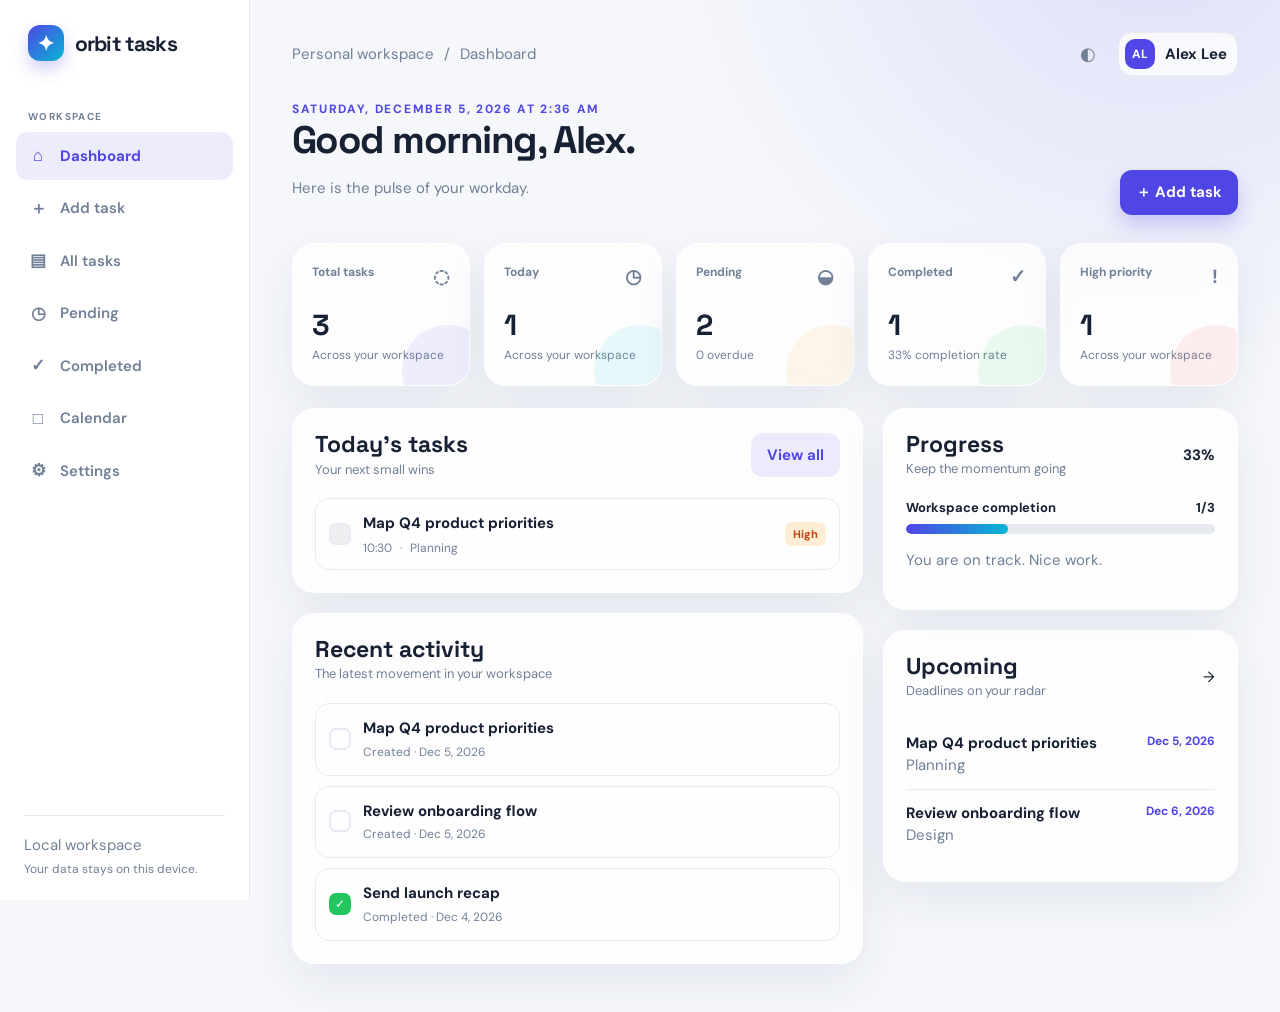
<file: index.html>
<!doctype html>
<html lang="en" data-page="dashboard">
<head>
  <meta charset="UTF-8" />
  <meta name="viewport" content="width=device-width, initial-scale=1.0" />
  <meta name="description" content="Orbit task management dashboard" />
  <title>Orbit Tasks | Dashboard</title>
  <link rel="preconnect" href="https://fonts.googleapis.com">
  <link rel="preconnect" href="https://fonts.gstatic.com" crossorigin>
  <link href="https://fonts.googleapis.com/css2?family=DM+Sans:wght@400;500;600;700&family=Space+Grotesk:wght@500;600;700&display=swap" rel="stylesheet">
  <link rel="stylesheet" href="assets/css/style.css" />
  <link rel="stylesheet" href="assets/css/navbar.css" />
  <link rel="stylesheet" href="assets/css/dashboard.css" />
  <link rel="stylesheet" href="assets/css/responsive.css" />
</head>
<body>
  <div id="app-shell"></div>
  <script src="assets/js/storage.js"></script>
  <script src="assets/js/filters.js"></script>
  <script src="assets/js/tasks.js"></script>
  <script src="assets/js/dashboard.js"></script>
  <script src="assets/js/calendar.js"></script>
  <script src="assets/js/app.js"></script>
</body>
</html>
</file>
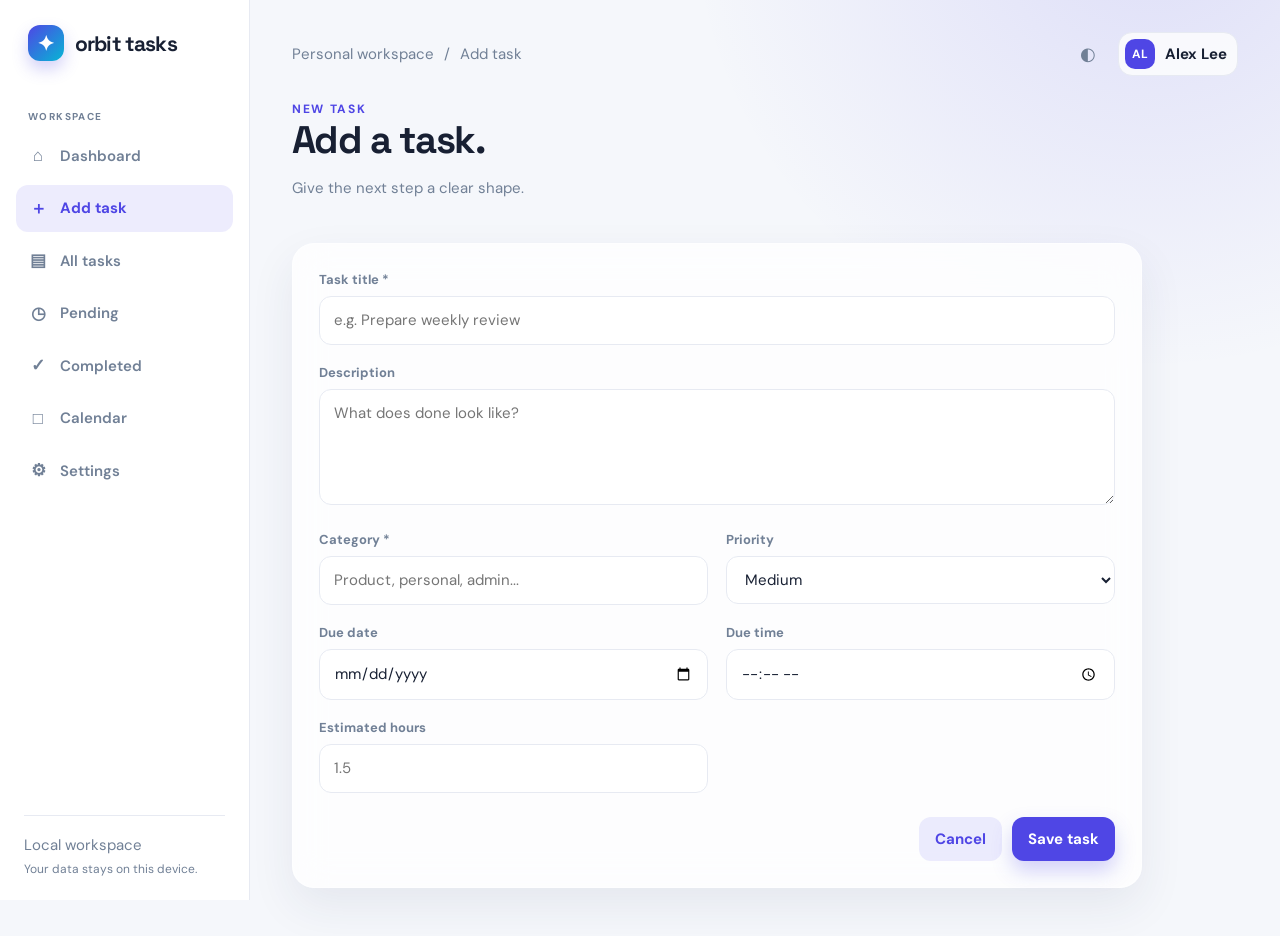
<file: pages/add-task.html>
<!doctype html>
<html lang="en" data-page="add-task">
<head>
  <meta charset="UTF-8" /><meta name="viewport" content="width=device-width, initial-scale=1.0" />
  <title>Orbit Tasks | Add task</title>
  <link rel="preconnect" href="https://fonts.googleapis.com"><link rel="preconnect" href="https://fonts.gstatic.com" crossorigin>
  <link href="https://fonts.googleapis.com/css2?family=DM+Sans:wght@400;500;600;700&family=Space+Grotesk:wght@500;600;700&display=swap" rel="stylesheet">
  <link rel="stylesheet" href="../assets/css/style.css" /><link rel="stylesheet" href="../assets/css/navbar.css" /><link rel="stylesheet" href="../assets/css/dashboard.css" /><link rel="stylesheet" href="../assets/css/responsive.css" />
</head>
<body><div id="app-shell"></div><script src="../assets/js/storage.js"></script><script src="../assets/js/filters.js"></script><script src="../assets/js/tasks.js"></script><script src="../assets/js/dashboard.js"></script><script src="../assets/js/calendar.js"></script><script src="../assets/js/app.js"></script></body>
</html>
</file>
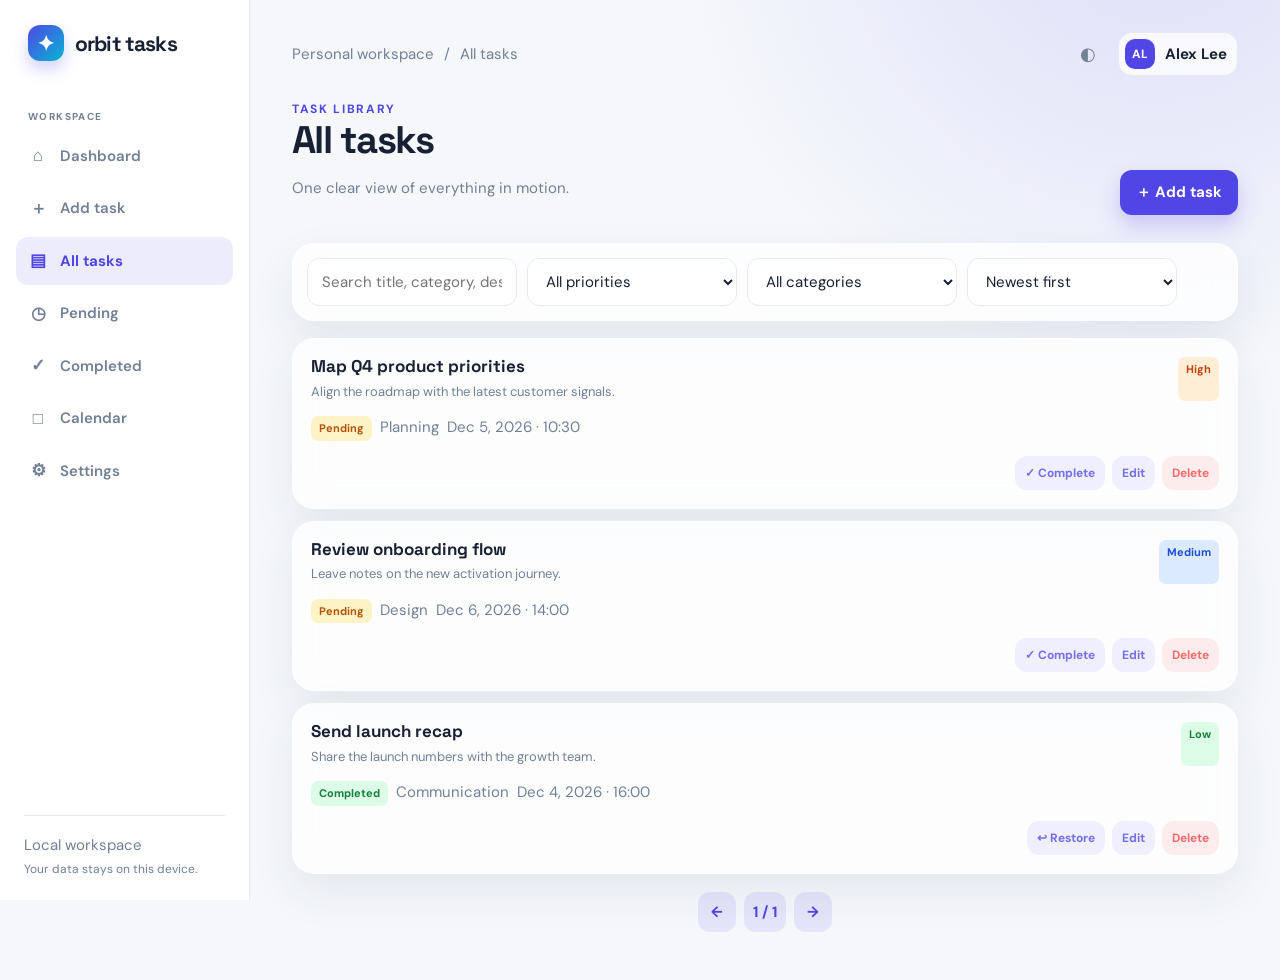
<file: pages/all-tasks.html>
<!doctype html>
<html lang="en" data-page="all-tasks">
<head>
  <meta charset="UTF-8" /><meta name="viewport" content="width=device-width, initial-scale=1.0" />
  <title>Orbit Tasks | All tasks</title>
  <link rel="preconnect" href="https://fonts.googleapis.com"><link rel="preconnect" href="https://fonts.gstatic.com" crossorigin>
  <link href="https://fonts.googleapis.com/css2?family=DM+Sans:wght@400;500;600;700&family=Space+Grotesk:wght@500;600;700&display=swap" rel="stylesheet">
  <link rel="stylesheet" href="../assets/css/style.css" /><link rel="stylesheet" href="../assets/css/navbar.css" /><link rel="stylesheet" href="../assets/css/dashboard.css" /><link rel="stylesheet" href="../assets/css/responsive.css" />
</head>
<body><div id="app-shell"></div><script src="../assets/js/storage.js"></script><script src="../assets/js/filters.js"></script><script src="../assets/js/tasks.js"></script><script src="../assets/js/dashboard.js"></script><script src="../assets/js/calendar.js"></script><script src="../assets/js/app.js"></script></body>
</html>
</file>
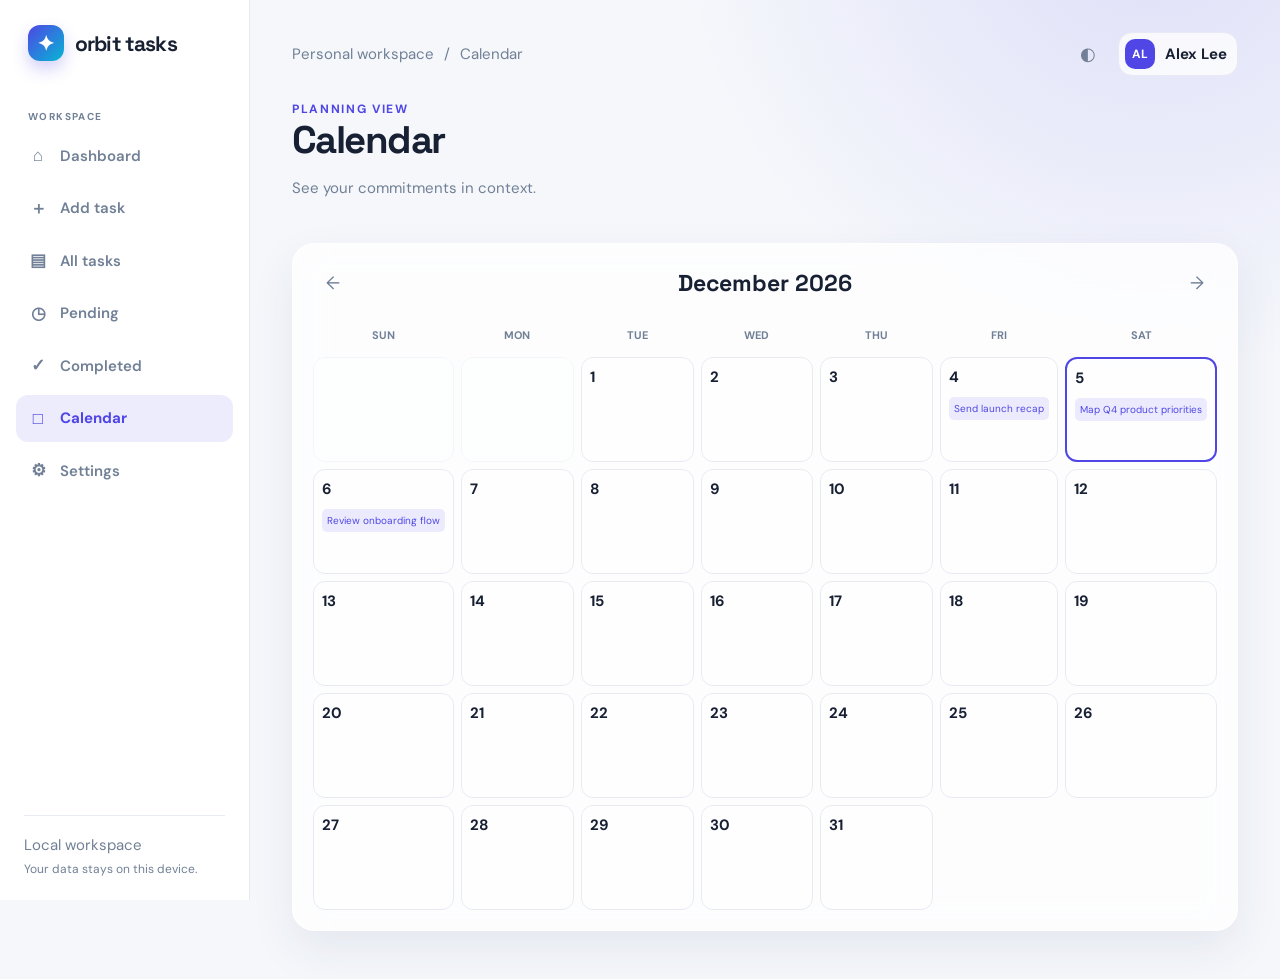
<file: pages/calendar.html>
<!doctype html>
<html lang="en" data-page="calendar">
<head>
  <meta charset="UTF-8" /><meta name="viewport" content="width=device-width, initial-scale=1.0" />
  <title>Orbit Tasks | Calendar</title>
  <link rel="preconnect" href="https://fonts.googleapis.com"><link rel="preconnect" href="https://fonts.gstatic.com" crossorigin>
  <link href="https://fonts.googleapis.com/css2?family=DM+Sans:wght@400;500;600;700&family=Space+Grotesk:wght@500;600;700&display=swap" rel="stylesheet">
  <link rel="stylesheet" href="../assets/css/style.css" /><link rel="stylesheet" href="../assets/css/navbar.css" /><link rel="stylesheet" href="../assets/css/dashboard.css" /><link rel="stylesheet" href="../assets/css/responsive.css" />
</head>
<body><div id="app-shell"></div><script src="../assets/js/storage.js"></script><script src="../assets/js/filters.js"></script><script src="../assets/js/tasks.js"></script><script src="../assets/js/dashboard.js"></script><script src="../assets/js/calendar.js"></script><script src="../assets/js/app.js"></script></body>
</html>
</file>
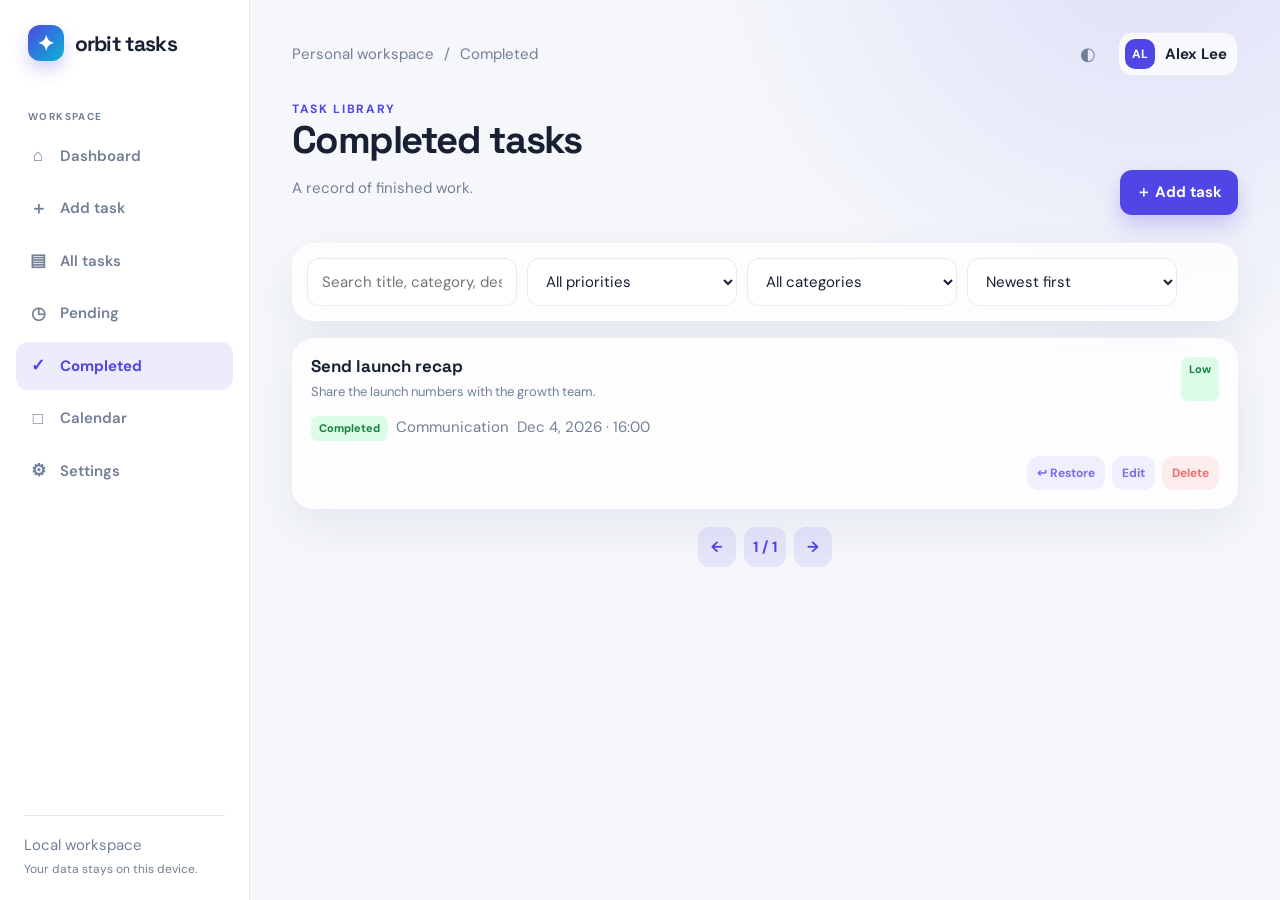
<file: pages/completed-tasks.html>
<!doctype html>
<html lang="en" data-page="completed-tasks">
<head>
  <meta charset="UTF-8" /><meta name="viewport" content="width=device-width, initial-scale=1.0" />
  <title>Orbit Tasks | Completed tasks</title>
  <link rel="preconnect" href="https://fonts.googleapis.com"><link rel="preconnect" href="https://fonts.gstatic.com" crossorigin>
  <link href="https://fonts.googleapis.com/css2?family=DM+Sans:wght@400;500;600;700&family=Space+Grotesk:wght@500;600;700&display=swap" rel="stylesheet">
  <link rel="stylesheet" href="../assets/css/style.css" /><link rel="stylesheet" href="../assets/css/navbar.css" /><link rel="stylesheet" href="../assets/css/dashboard.css" /><link rel="stylesheet" href="../assets/css/responsive.css" />
</head>
<body><div id="app-shell"></div><script src="../assets/js/storage.js"></script><script src="../assets/js/filters.js"></script><script src="../assets/js/tasks.js"></script><script src="../assets/js/dashboard.js"></script><script src="../assets/js/calendar.js"></script><script src="../assets/js/app.js"></script></body>
</html>
</file>
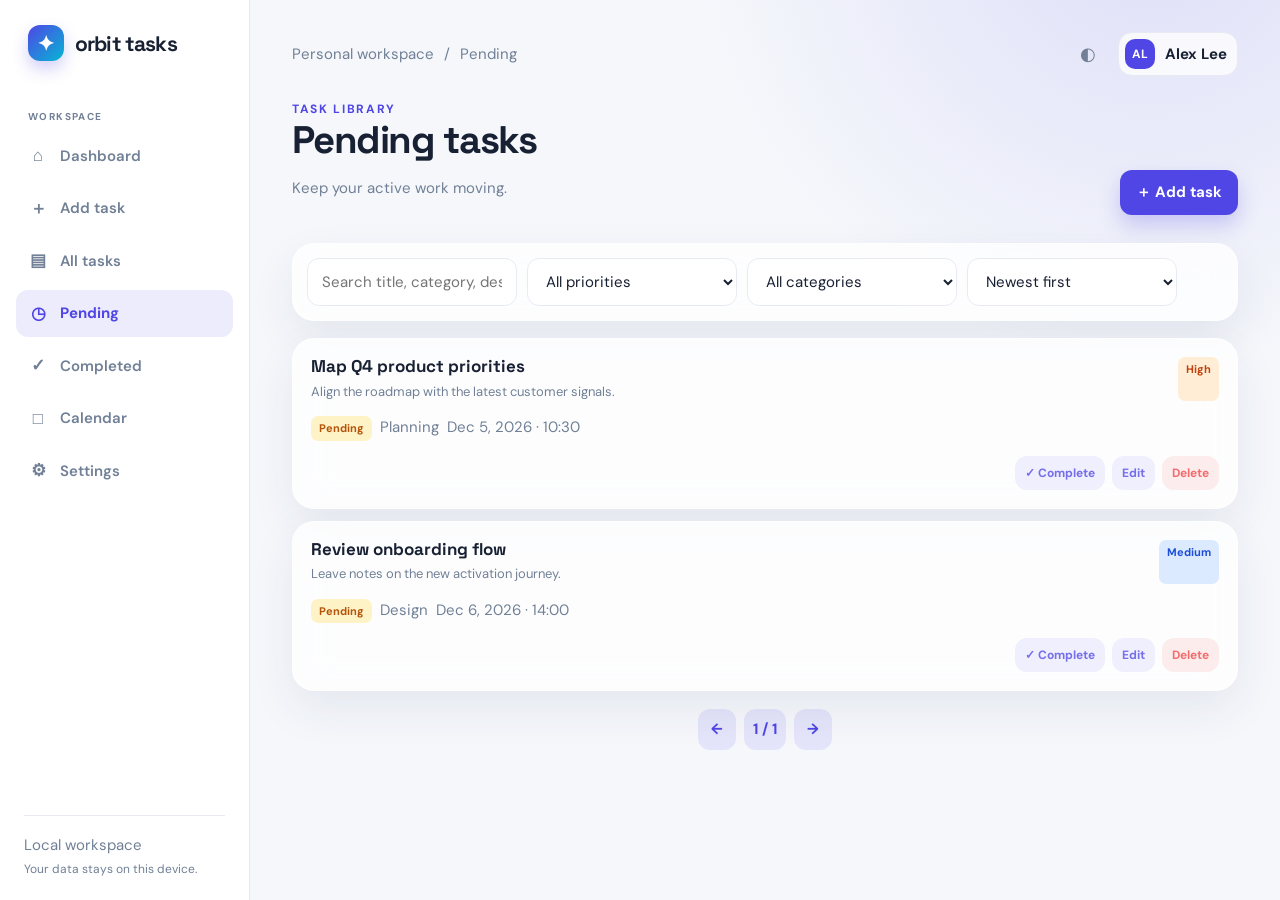
<file: pages/pending-tasks.html>
<!doctype html>
<html lang="en" data-page="pending-tasks">
<head>
  <meta charset="UTF-8" /><meta name="viewport" content="width=device-width, initial-scale=1.0" />
  <title>Orbit Tasks | Pending tasks</title>
  <link rel="preconnect" href="https://fonts.googleapis.com"><link rel="preconnect" href="https://fonts.gstatic.com" crossorigin>
  <link href="https://fonts.googleapis.com/css2?family=DM+Sans:wght@400;500;600;700&family=Space+Grotesk:wght@500;600;700&display=swap" rel="stylesheet">
  <link rel="stylesheet" href="../assets/css/style.css" /><link rel="stylesheet" href="../assets/css/navbar.css" /><link rel="stylesheet" href="../assets/css/dashboard.css" /><link rel="stylesheet" href="../assets/css/responsive.css" />
</head>
<body><div id="app-shell"></div><script src="../assets/js/storage.js"></script><script src="../assets/js/filters.js"></script><script src="../assets/js/tasks.js"></script><script src="../assets/js/dashboard.js"></script><script src="../assets/js/calendar.js"></script><script src="../assets/js/app.js"></script></body>
</html>
</file>
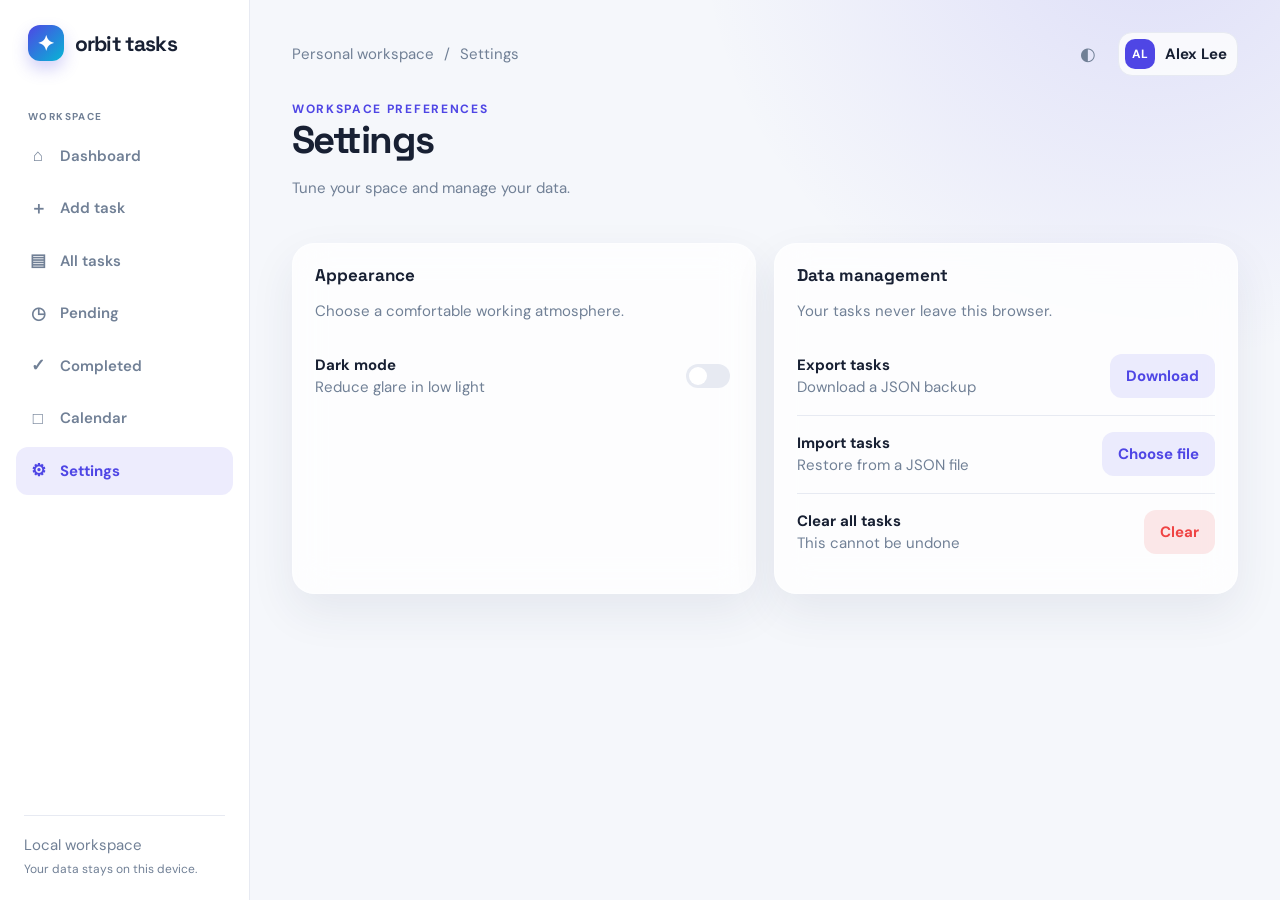
<file: pages/settings.html>
<!doctype html>
<html lang="en" data-page="settings">
<head>
  <meta charset="UTF-8" /><meta name="viewport" content="width=device-width, initial-scale=1.0" />
  <title>Orbit Tasks | Settings</title>
  <link rel="preconnect" href="https://fonts.googleapis.com"><link rel="preconnect" href="https://fonts.gstatic.com" crossorigin>
  <link href="https://fonts.googleapis.com/css2?family=DM+Sans:wght@400;500;600;700&family=Space+Grotesk:wght@500;600;700&display=swap" rel="stylesheet">
  <link rel="stylesheet" href="../assets/css/style.css" /><link rel="stylesheet" href="../assets/css/navbar.css" /><link rel="stylesheet" href="../assets/css/dashboard.css" /><link rel="stylesheet" href="../assets/css/responsive.css" />
</head>
<body><div id="app-shell"></div><script src="../assets/js/storage.js"></script><script src="../assets/js/filters.js"></script><script src="../assets/js/tasks.js"></script><script src="../assets/js/dashboard.js"></script><script src="../assets/js/calendar.js"></script><script src="../assets/js/app.js"></script></body>
</html>
</file>
<file: assets/css/style.css>
:root {
  --primary: #4f46e5; --primary-dark: #3730a3; --cyan: #06b6d4; --success: #22c55e;
  --warning: #f59e0b; --danger: #ef4444; --bg: #f5f7fb; --surface: rgba(255,255,255,.78);
  --surface-solid: #fff; --ink: #182033; --muted: #718096; --line: #e7eaf2;
  --shadow: 0 18px 45px rgba(40, 51, 84, .08); --radius: 22px;
}
[data-theme="dark"] { --bg: #111827; --surface: rgba(28, 39, 61, .86); --surface-solid: #1c273d; --ink: #eff3ff; --muted: #aab5ca; --line: #34415a; --shadow: 0 18px 45px rgba(0,0,0,.2); }
* { box-sizing: border-box; }
html { scroll-behavior: smooth; }
body { margin: 0; color: var(--ink); background: radial-gradient(circle at 90% -10%, rgba(79,70,229,.14), transparent 30%), var(--bg); font: 15px/1.5 'DM Sans', sans-serif; transition: background .25s, color .25s; }
button, input, select, textarea { font: inherit; }
button { cursor: pointer; border: 0; }
a { color: inherit; text-decoration: none; }
.app { min-height: 100vh; }
.main-content { margin-left: 250px; padding: 32px 42px 48px; }
.page-container { max-width: 1450px; margin: 0 auto; }
.page-heading { display: flex; justify-content: space-between; gap: 24px; align-items: end; margin: 8px 0 28px; }
.eyebrow { color: var(--primary); font-size: 12px; font-weight: 700; letter-spacing: .14em; text-transform: uppercase; }
h1,h2,h3 { font-family: 'Space Grotesk', sans-serif; line-height: 1.15; margin: 0; }
h1 { font-size: clamp(28px, 3vw, 42px); letter-spacing: -.04em; }
h2 { font-size: 23px; } h3 { font-size: 17px; }
.muted { color: var(--muted); }
.card, .glass { background: var(--surface); border: 1px solid rgba(255,255,255,.46); box-shadow: var(--shadow); backdrop-filter: blur(18px); border-radius: var(--radius); }
.btn { display: inline-flex; align-items: center; justify-content: center; gap: 8px; border-radius: 12px; padding: 11px 16px; font-weight: 700; transition: transform .2s, box-shadow .2s, background .2s; }
.btn:hover { transform: translateY(-2px); } .btn-primary { color: #fff; background: var(--primary); box-shadow: 0 10px 20px rgba(79,70,229,.25); } .btn-soft { background: rgba(79,70,229,.1); color: var(--primary); } .btn-danger { background: rgba(239,68,68,.12); color: var(--danger); }
.icon-btn { width: 40px; height: 40px; border-radius: 12px; background: transparent; color: var(--muted); font-size: 18px; } .icon-btn:hover { background: rgba(79,70,229,.1); color: var(--primary); }
.form-control { width: 100%; border: 1px solid var(--line); color: var(--ink); background: var(--surface-solid); padding: 12px 14px; border-radius: 12px; outline: none; transition: border .2s, box-shadow .2s; }
.form-control:focus { border-color: var(--primary); box-shadow: 0 0 0 4px rgba(79,70,229,.1); }
.form-label { display: block; margin-bottom: 7px; color: var(--muted); font-size: 13px; font-weight: 700; }
.toast-wrap { position: fixed; right: 24px; bottom: 24px; z-index: 20; display: grid; gap: 10px; }
.toast { min-width: 250px; padding: 14px 18px; color: #fff; background: #172033; border-radius: 14px; box-shadow: var(--shadow); animation: toast-in .3s ease both; }
.toast.success { border-left: 4px solid var(--success); } .toast.error { border-left: 4px solid var(--danger); }
.empty-state { text-align: center; padding: 60px 20px; color: var(--muted); } .empty-state .empty-icon { font-size: 42px; margin-bottom: 12px; }
@keyframes toast-in { from { opacity: 0; transform: translateY(12px); } to { opacity: 1; transform: translateY(0); } }
@keyframes rise { from { opacity: 0; transform: translateY(15px); } to { opacity: 1; transform: translateY(0); } }
.animate-in { animation: rise .5s ease both; }
</file>
<file: assets/css/navbar.css>
.sidebar { position: fixed; inset: 0 auto 0 0; width: 250px; z-index: 10; padding: 25px 16px; background: var(--surface-solid); border-right: 1px solid var(--line); }
.brand { display: flex; align-items: center; gap: 11px; padding: 0 12px 30px; font: 700 21px 'Space Grotesk', sans-serif; letter-spacing: -.04em; }
.brand-mark { display: grid; place-items: center; width: 36px; height: 36px; color: #fff; background: linear-gradient(135deg, var(--primary), var(--cyan)); border-radius: 12px; box-shadow: 0 8px 16px rgba(79,70,229,.25); }
.nav-label { padding: 18px 12px 8px; color: var(--muted); font-size: 10px; font-weight: 700; letter-spacing: .14em; text-transform: uppercase; }
.nav-links { display: grid; gap: 5px; } .nav-link { display: flex; align-items: center; gap: 12px; padding: 11px 12px; color: var(--muted); border-radius: 12px; font-weight: 600; transition: .2s; }
.nav-link:hover, .nav-link.active { color: var(--primary); background: rgba(79,70,229,.1); } .nav-link.active { font-weight: 700; }
.nav-icon { width: 20px; text-align: center; font-size: 17px; } .sidebar-footer { position: absolute; left: 24px; right: 24px; bottom: 22px; padding-top: 18px; border-top: 1px solid var(--line); }
.topbar { display: flex; justify-content: space-between; align-items: center; gap: 20px; margin-bottom: 24px; } .topbar-actions { display: flex; align-items: center; gap: 10px; }
.user-chip { display: flex; align-items: center; gap: 10px; padding: 6px 10px 6px 6px; background: var(--surface); border: 1px solid var(--line); border-radius: 14px; font-weight: 700; }
.avatar { display: grid; place-items: center; width: 30px; height: 30px; color: #fff; background: var(--primary); border-radius: 10px; font-size: 12px; }
.mobile-menu { display: none; }
</file>
<file: assets/css/dashboard.css>
.stats-grid { display: grid; grid-template-columns: repeat(5, 1fr); gap: 14px; margin-bottom: 22px; }
.stat-card { position: relative; overflow: hidden; padding: 19px; } .stat-card::after { content: ''; position: absolute; right: -25px; bottom: -32px; width: 92px; height: 92px; border-radius: 50%; background: var(--accent, rgba(79,70,229,.1)); opacity: .18; }
.stat-top { display: flex; justify-content: space-between; color: var(--muted); font-size: 12px; font-weight: 700; } .stat-icon { font-size: 19px; } .stat-value { display: block; margin-top: 15px; font: 700 29px 'Space Grotesk', sans-serif; } .stat-trend { margin-top: 3px; color: var(--muted); font-size: 12px; }
.dashboard-grid { display: grid; grid-template-columns: 1.45fr .9fr; gap: 20px; } .dashboard-column { display: grid; gap: 20px; align-content: start; }
.widget { padding: 22px; } .widget-heading { display: flex; justify-content: space-between; align-items: center; gap: 12px; margin-bottom: 18px; } .widget-heading .muted { font-size: 13px; }
.progress-track { height: 10px; overflow: hidden; background: rgba(113,128,150,.16); border-radius: 10px; } .progress-fill { height: 100%; background: linear-gradient(90deg, var(--primary), var(--cyan)); border-radius: inherit; transition: width .6s ease; }
.progress-meta { display: flex; justify-content: space-between; margin: 12px 0 7px; font-size: 13px; font-weight: 700; }
.task-list { display: grid; gap: 10px; } .task-row { display: flex; align-items: center; gap: 12px; padding: 13px; background: rgba(255,255,255,.34); border: 1px solid var(--line); border-radius: 14px; } [data-theme="dark"] .task-row { background: rgba(255,255,255,.025); }
.check { flex: 0 0 auto; display: grid; place-items: center; width: 22px; height: 22px; border: 2px solid var(--line); border-radius: 7px; color: #fff; font-size: 12px; } .check.done { border-color: var(--success); background: var(--success); } .task-row-main { min-width: 0; flex: 1; } .task-title { overflow: hidden; font-weight: 700; text-overflow: ellipsis; white-space: nowrap; } .task-meta { display: flex; gap: 8px; margin-top: 4px; color: var(--muted); font-size: 12px; }
.badge { display: inline-flex; padding: 4px 8px; border-radius: 7px; font-size: 11px; font-weight: 700; } .badge-critical { color: #b91c1c; background: #fee2e2; } .badge-high { color: #c2410c; background: #ffedd5; } .badge-medium { color: #1d4ed8; background: #dbeafe; } .badge-low { color: #15803d; background: #dcfce7; } .badge-pending { color: #b45309; background: #fef3c7; } .badge-completed { color: #15803d; background: #dcfce7; }
.deadline { display: flex; justify-content: space-between; gap: 14px; padding: 12px 0; border-bottom: 1px solid var(--line); } .deadline:last-child { border-bottom: 0; } .deadline-date { color: var(--primary); font-size: 12px; font-weight: 700; white-space: nowrap; }
.toolbar { display: flex; gap: 10px; flex-wrap: wrap; align-items: center; padding: 14px; margin-bottom: 17px; } .toolbar .form-control { max-width: 210px; } .task-cards { display: grid; gap: 12px; } .task-card { padding: 18px; } .task-card-top { display: flex; justify-content: space-between; gap: 14px; } .task-card h3 { margin-bottom: 5px; } .task-description { color: var(--muted); font-size: 13px; } .task-card-meta { display: flex; flex-wrap: wrap; gap: 8px; margin: 15px 0; } .task-actions { display: flex; gap: 7px; justify-content: flex-end; opacity: .78; } .task-actions .btn { padding: 8px 10px; font-size: 12px; }
.form-card { max-width: 850px; padding: 26px; } .form-grid { display: grid; grid-template-columns: repeat(2, 1fr); gap: 18px; } .field-full { grid-column: 1 / -1; } .form-actions { display: flex; gap: 10px; justify-content: flex-end; margin-top: 24px; }
.calendar-shell { padding: 20px; } .calendar-controls { display: flex; justify-content: space-between; align-items: center; margin-bottom: 16px; } .calendar-grid { display: grid; grid-template-columns: repeat(7, 1fr); gap: 7px; } .calendar-weekday { padding: 7px; color: var(--muted); font-size: 11px; font-weight: 700; text-align: center; text-transform: uppercase; } .calendar-cell { min-height: 105px; padding: 8px; border: 1px solid var(--line); border-radius: 12px; background: rgba(255,255,255,.2); } .calendar-cell.muted-day { opacity: .42; } .calendar-cell.today { border: 2px solid var(--primary); } .calendar-number { font-weight: 700; } .calendar-task { overflow: hidden; margin-top: 8px; padding: 4px 5px; color: var(--primary); background: rgba(79,70,229,.1); border-radius: 5px; font-size: 10px; text-overflow: ellipsis; white-space: nowrap; }
.settings-grid { display: grid; grid-template-columns: repeat(2, 1fr); gap: 18px; } .setting-card { padding: 22px; } .setting-card h3 { margin-bottom: 7px; } .setting-row { display: flex; align-items: center; justify-content: space-between; gap: 15px; padding: 16px 0; border-bottom: 1px solid var(--line); } .setting-row:last-child { border-bottom: 0; } .toggle { position: relative; width: 44px; height: 24px; appearance: none; background: var(--line); border-radius: 20px; transition: .2s; } .toggle::after { content: ''; position: absolute; top: 3px; left: 3px; width: 18px; height: 18px; background: #fff; border-radius: 50%; transition: .2s; } .toggle:checked { background: var(--primary); } .toggle:checked::after { transform: translateX(20px); }
.pagination { display: flex; justify-content: center; gap: 8px; margin-top: 18px; } .pagination .btn { min-width: 38px; padding: 9px; }
</file>
<file: assets/css/responsive.css>
@media (max-width: 900px) { .sidebar { transform: translateX(-100%); transition: transform .25s; box-shadow: var(--shadow); } .sidebar.open { transform: translateX(0); } .main-content { margin-left: 0; padding: 24px; } .mobile-menu { display: inline-grid; place-items: center; } }
@media (max-width: 620px) { .main-content { padding: 18px 15px 34px; } .topbar { margin-bottom: 18px; } .topbar .user-chip { display: none; } .page-heading { display: block; margin-bottom: 20px; } .page-heading .btn { margin-top: 16px; } .stats-grid, .dashboard-grid, .form-grid, .settings-grid { grid-template-columns: 1fr !important; } .card { border-radius: 17px; } .toolbar { align-items: stretch !important; flex-direction: column; } .toolbar > * { width: 100%; } .task-actions { opacity: 1 !important; } .calendar-grid { gap: 3px !important; } .calendar-cell { min-height: 72px !important; padding: 5px !important; font-size: 11px; } .calendar-task { display: none; } .toast-wrap { right: 15px; left: 15px; bottom: 15px; } .toast { min-width: auto; } }
</file>
